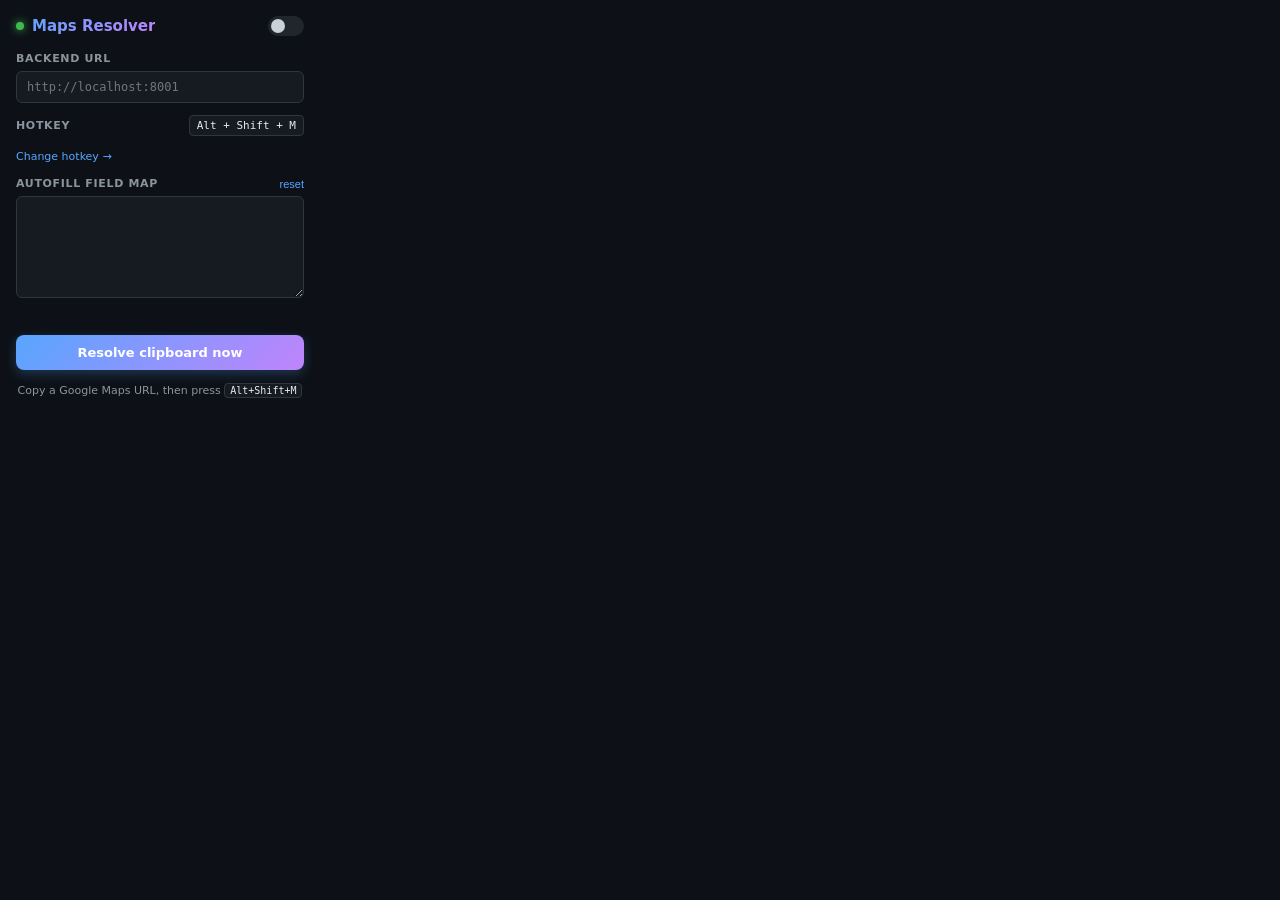
<file: extension/popup.html>
<!DOCTYPE html>
<html lang="en">
<head>
  <meta charset="UTF-8">
  <link rel="stylesheet" href="popup.css">
</head>
<body>
  <header>
    <div class="title">
      <span class="dot" id="status-dot"></span>
      Maps Resolver
    </div>
    <label class="switch" title="Enable / disable">
      <input type="checkbox" id="enabled">
      <span class="slider"></span>
    </label>
  </header>

  <section>
    <label class="lbl" for="backend">Backend URL</label>
    <input id="backend" type="url" placeholder="http://localhost:8001" spellcheck="false">
  </section>

  <section class="row">
    <span class="lbl no-mb">Hotkey</span>
    <kbd id="hotkey">Alt + Shift + M</kbd>
  </section>
  <a href="#" id="change-hotkey" class="link">Change hotkey →</a>

  <section>
    <div class="row mb-6">
      <span class="lbl no-mb">Autofill field map</span>
      <button class="ghost-link" id="reset-map" title="Reset to defaults">reset</button>
    </div>
    <textarea id="field-map" spellcheck="false" rows="6"></textarea>
    <div class="map-meta" id="map-status"></div>
  </section>

  <section id="last-section" hidden>
    <label class="lbl">Last result</label>
    <div class="coords-box">
      <span class="coords" id="last-coords">—</span>
      <button class="ghost" id="copy-coords" title="Copy">
        <svg width="13" height="13" viewBox="0 0 24 24" fill="none" stroke="currentColor" stroke-width="2" stroke-linecap="round" stroke-linejoin="round">
          <rect x="9" y="9" width="13" height="13" rx="2"/>
          <path d="M5 15H4a2 2 0 0 1-2-2V4a2 2 0 0 1 2-2h9a2 2 0 0 1 2 2v1"/>
        </svg>
      </button>
    </div>
    <div class="meta" id="last-meta"></div>
  </section>

  <button class="primary" id="resolve-now">Resolve clipboard now</button>

  <footer>
    Copy a Google Maps URL, then press <kbd class="kbd-sm" id="hotkey-foot">Alt+Shift+M</kbd>
  </footer>

  <script src="popup.js"></script>
</body>
</html>
</file>
<file: extension/popup.css>
:root {
  --bg:        #0d1117;
  --surface:   #161b22;
  --border:    #30363d;
  --text:      #e6edf3;
  --mute:      #8b949e;
  --accent:    #58a6ff;
  --accent-2:  #c084fc;
  --success:   #3fb950;
  --danger:    #f85149;
}
* { box-sizing: border-box; margin: 0; padding: 0; }
body {
  width: 320px;
  font-family: -apple-system, BlinkMacSystemFont, "Segoe UI", system-ui, sans-serif;
  font-size: 13px;
  color: var(--text);
  background: var(--bg);
  padding: 16px;
}

header {
  display: flex;
  justify-content: space-between;
  align-items: center;
  margin-bottom: 16px;
}
.title {
  font-weight: 700;
  font-size: 15px;
  display: flex;
  align-items: center;
  gap: 8px;
  background: linear-gradient(135deg, var(--accent), var(--accent-2));
  -webkit-background-clip: text;
  background-clip: text;
  -webkit-text-fill-color: transparent;
}
.dot {
  width: 8px;
  height: 8px;
  border-radius: 50%;
  background: var(--success);
  box-shadow: 0 0 8px var(--success);
  flex-shrink: 0;
}
.dot.off { background: var(--mute); box-shadow: none; }

.switch { position: relative; width: 36px; height: 20px; }
.switch input { opacity: 0; width: 0; height: 0; }
.slider {
  position: absolute;
  inset: 0;
  background: #21262d;
  border-radius: 10px;
  cursor: pointer;
  transition: background .2s;
}
.slider::before {
  content: "";
  position: absolute;
  width: 14px;
  height: 14px;
  left: 3px;
  top: 3px;
  background: #c9d1d9;
  border-radius: 50%;
  transition: transform .2s, background .2s;
}
.switch input:checked + .slider { background: var(--accent); }
.switch input:checked + .slider::before { transform: translateX(16px); background: white; }

section { margin-bottom: 12px; }
.row { display: flex; align-items: center; justify-content: space-between; }
.lbl {
  display: block;
  font-size: 11px;
  font-weight: 600;
  text-transform: uppercase;
  letter-spacing: 0.06em;
  color: var(--mute);
  margin-bottom: 6px;
}
.lbl.no-mb { margin-bottom: 0; }

input[type="url"], input[type="text"], textarea {
  width: 100%;
  padding: 8px 10px;
  background: var(--surface);
  color: var(--text);
  border: 1px solid var(--border);
  border-radius: 6px;
  font-family: ui-monospace, "SF Mono", Consolas, monospace;
  font-size: 12px;
  outline: none;
  transition: border-color .15s, box-shadow .15s;
  resize: vertical;
}
input:focus, textarea:focus {
  border-color: var(--accent);
  box-shadow: 0 0 0 3px rgba(88, 166, 255, .18);
}

.mb-6 { margin-bottom: 6px; }
.ghost-link {
  background: transparent;
  border: 0;
  color: var(--accent);
  cursor: pointer;
  font-size: 11px;
  padding: 0;
}
.ghost-link:hover { text-decoration: underline; }
.map-meta {
  margin-top: 4px;
  font-size: 10.5px;
  color: var(--mute);
  min-height: 14px;
}
.map-meta.error { color: var(--danger); }
.map-meta.ok    { color: var(--success); }

kbd {
  font-family: ui-monospace, "SF Mono", Consolas, monospace;
  font-size: 11px;
  background: var(--surface);
  border: 1px solid var(--border);
  padding: 3px 7px;
  border-radius: 4px;
  color: var(--text);
}
.kbd-sm { padding: 1px 5px; font-size: 10px; }

.link {
  display: inline-block;
  margin: -6px 0 14px;
  font-size: 11px;
  color: var(--accent);
  text-decoration: none;
}
.link:hover { text-decoration: underline; }

.coords-box {
  display: flex;
  align-items: center;
  justify-content: space-between;
  gap: 8px;
  padding: 9px 10px;
  background: var(--surface);
  border: 1px solid var(--border);
  border-radius: 6px;
}
.coords {
  font-family: ui-monospace, "SF Mono", Consolas, monospace;
  font-size: 12px;
  user-select: all;
  flex: 1;
  word-break: break-all;
}
.ghost {
  background: transparent;
  border: 0;
  color: var(--mute);
  cursor: pointer;
  padding: 4px;
  border-radius: 4px;
  display: inline-flex;
  align-items: center;
}
.ghost:hover { color: var(--accent); background: rgba(255,255,255,0.04); }
.ghost.copied { color: var(--success); }

.meta {
  margin-top: 6px;
  font-size: 11px;
  color: var(--mute);
}

.primary {
  width: 100%;
  padding: 10px;
  margin-top: 4px;
  font-family: inherit;
  font-size: 13px;
  font-weight: 600;
  color: white;
  background: linear-gradient(135deg, var(--accent), var(--accent-2));
  border: 0;
  border-radius: 8px;
  cursor: pointer;
  box-shadow: 0 4px 12px rgba(88, 166, 255, .25);
  transition: transform .15s, box-shadow .15s, opacity .15s;
}
.primary:hover { transform: translateY(-1px); }
.primary:disabled { opacity: .5; cursor: wait; transform: none; }

footer {
  margin-top: 14px;
  text-align: center;
  font-size: 11px;
  color: var(--mute);
}
</file>
